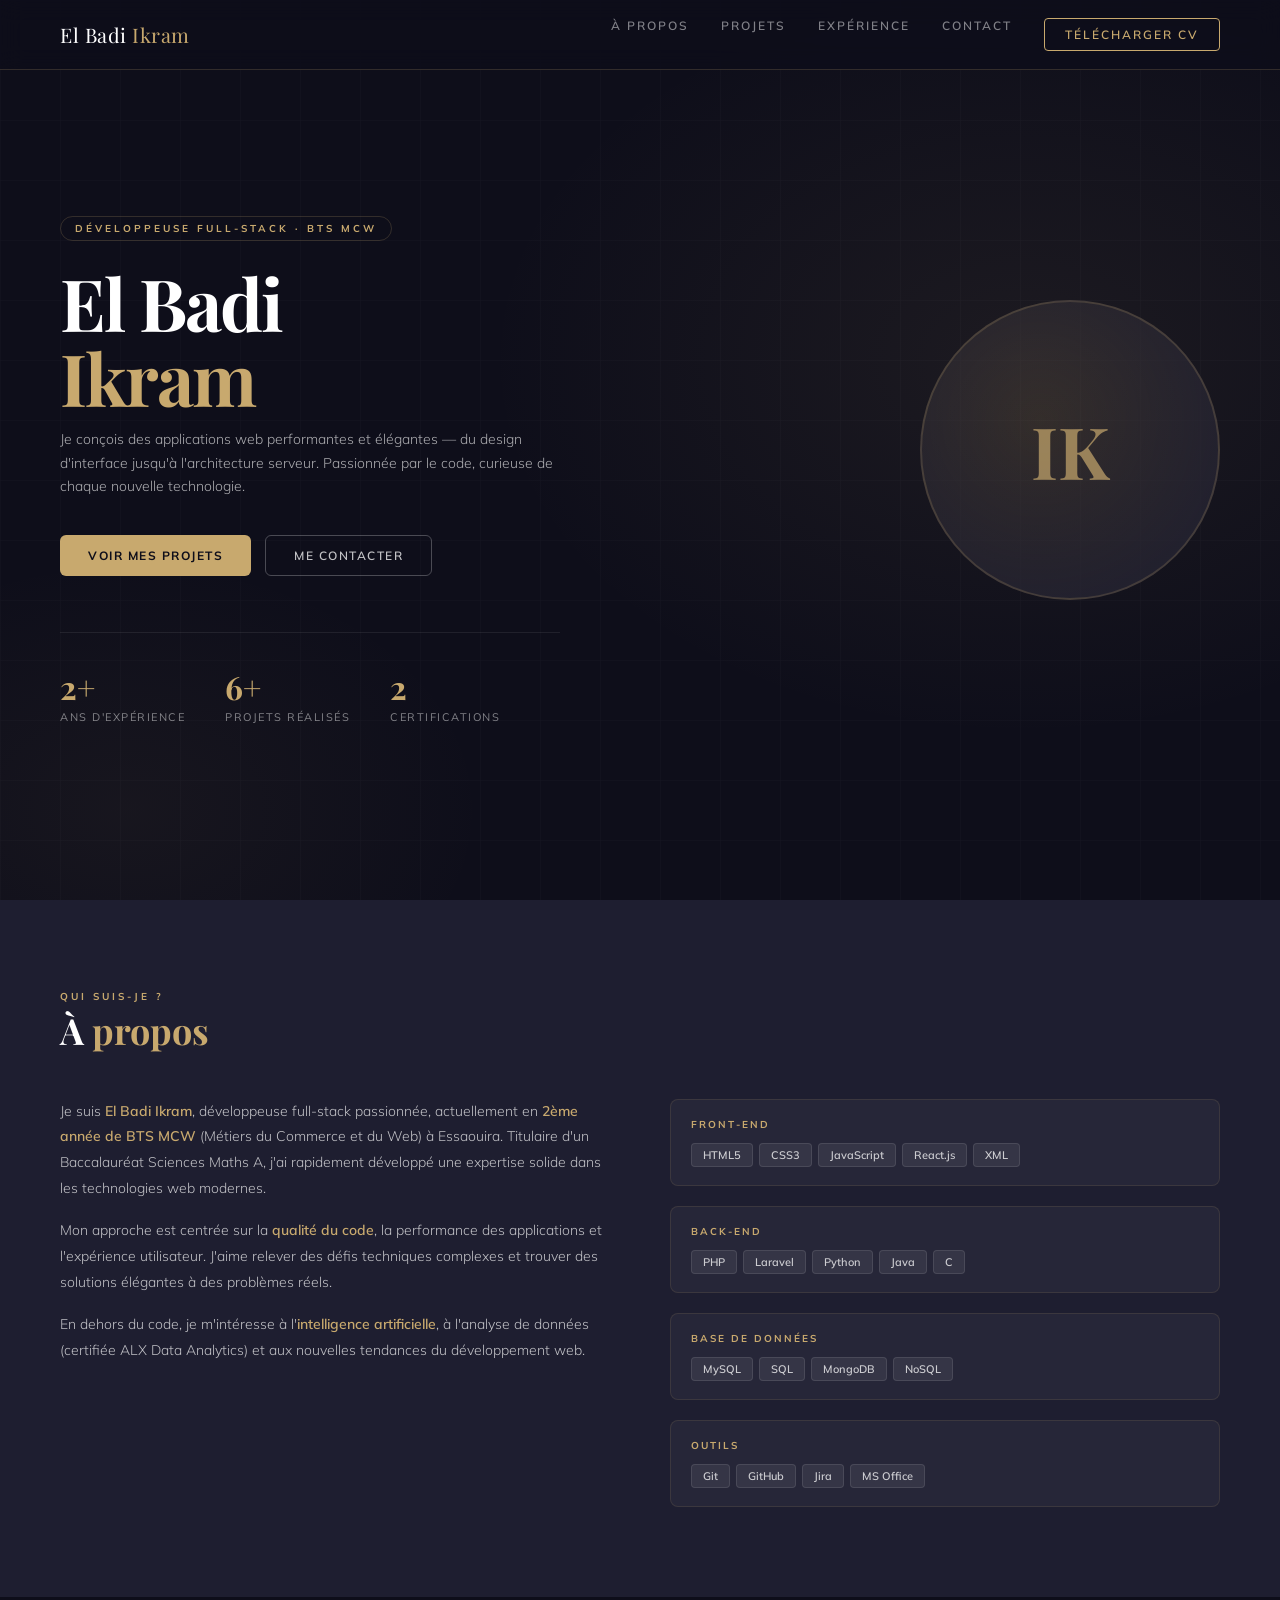
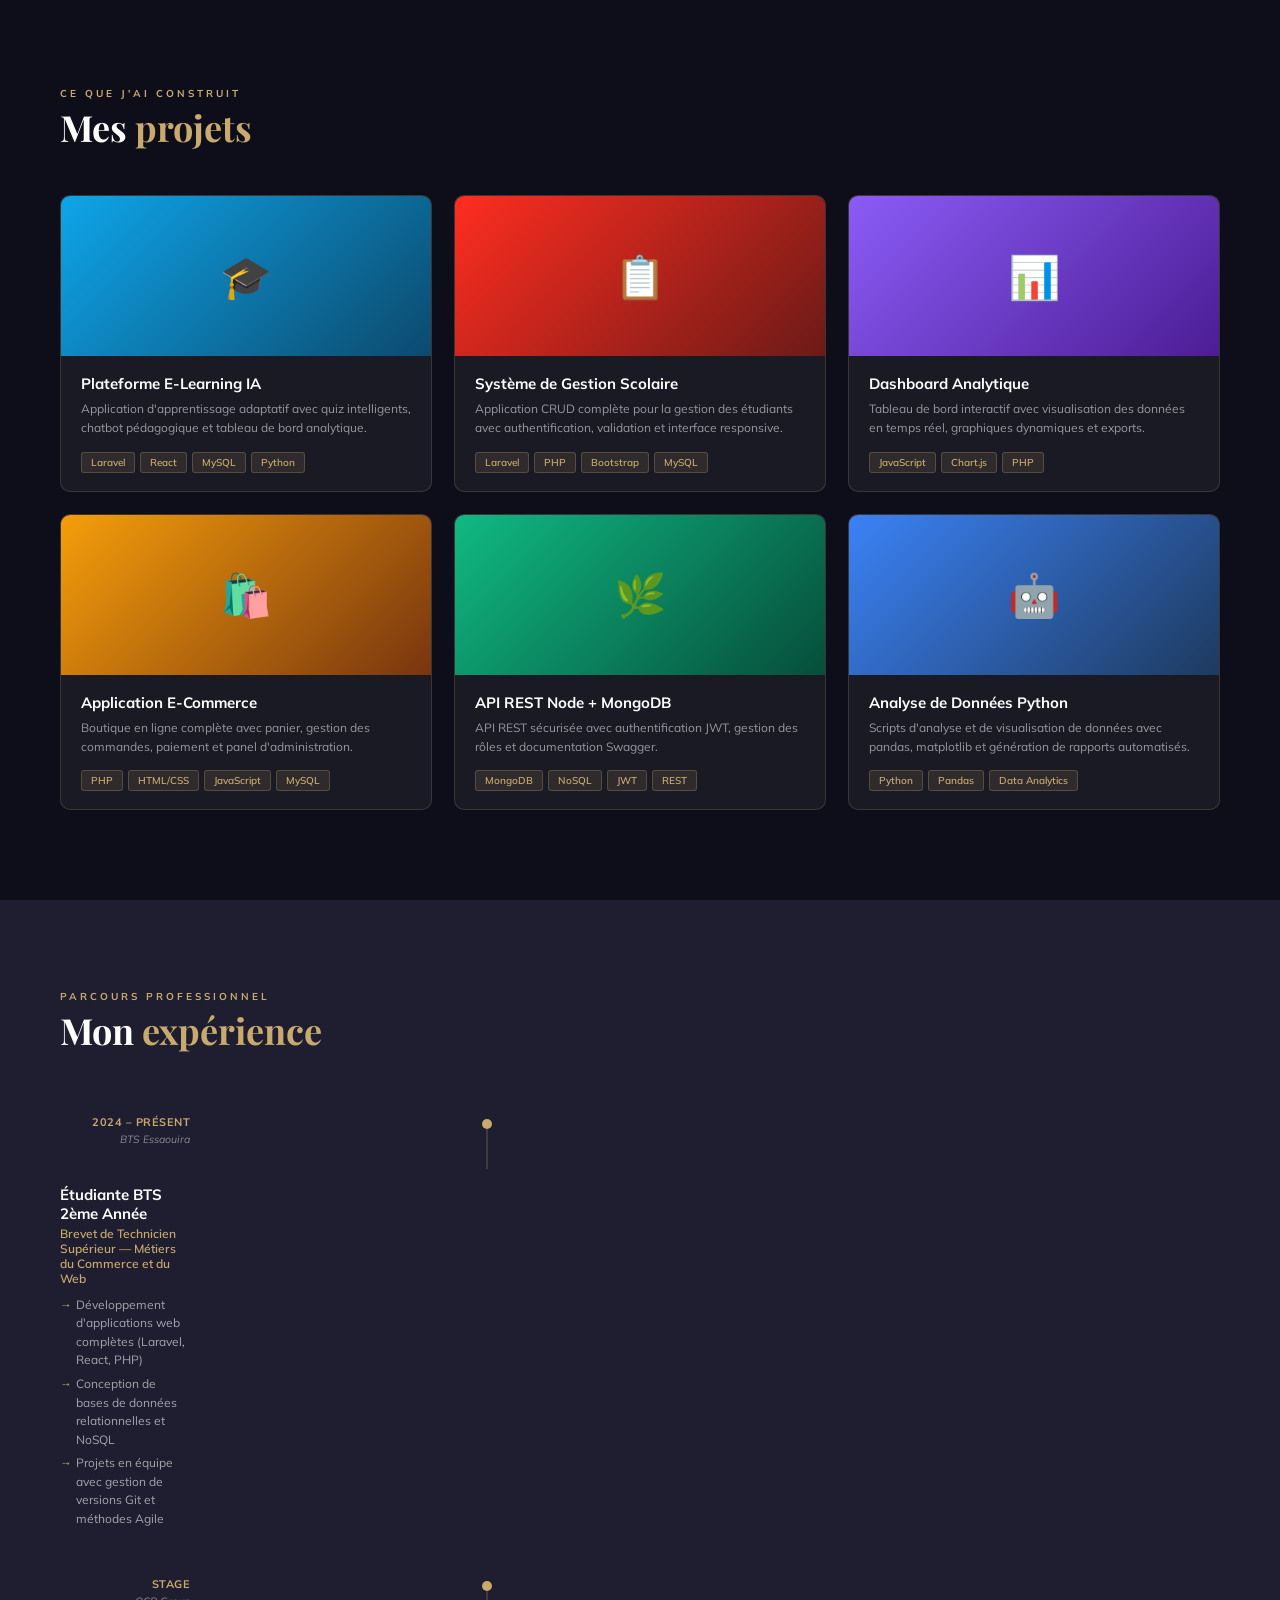
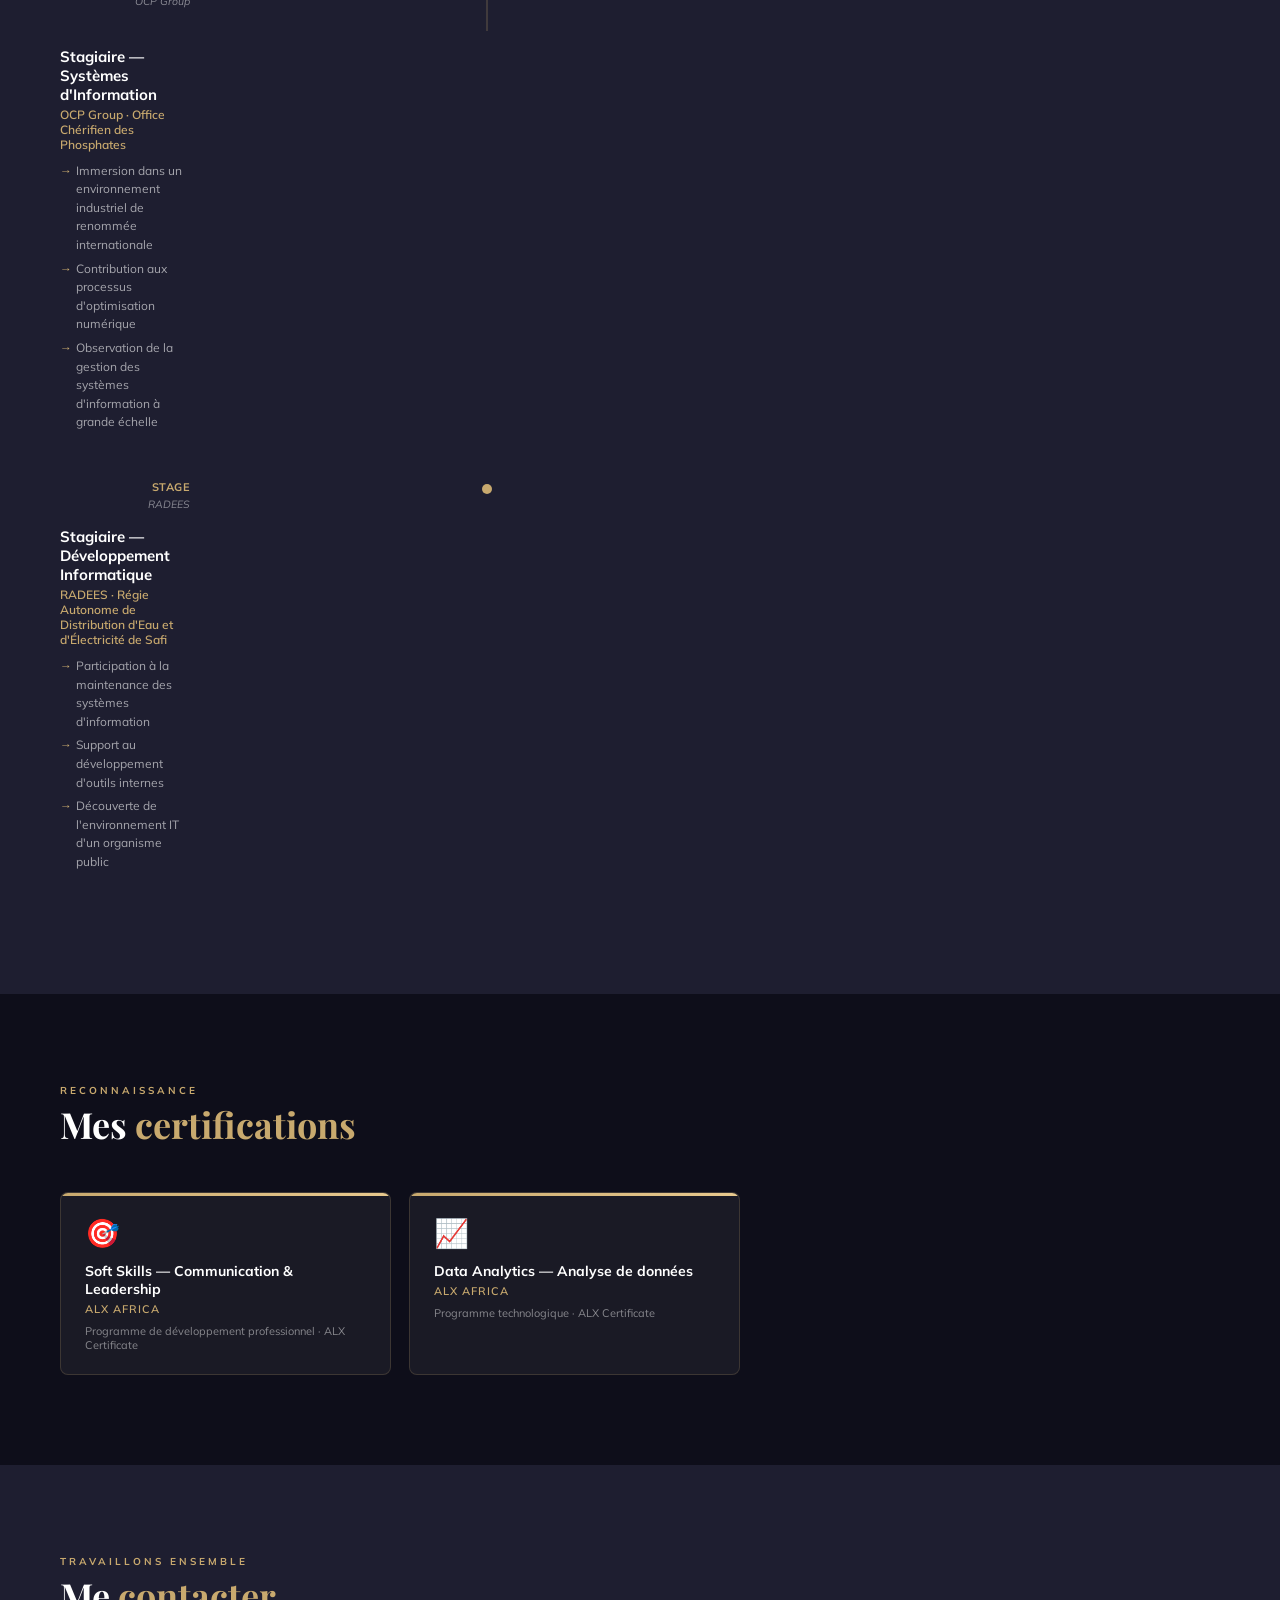
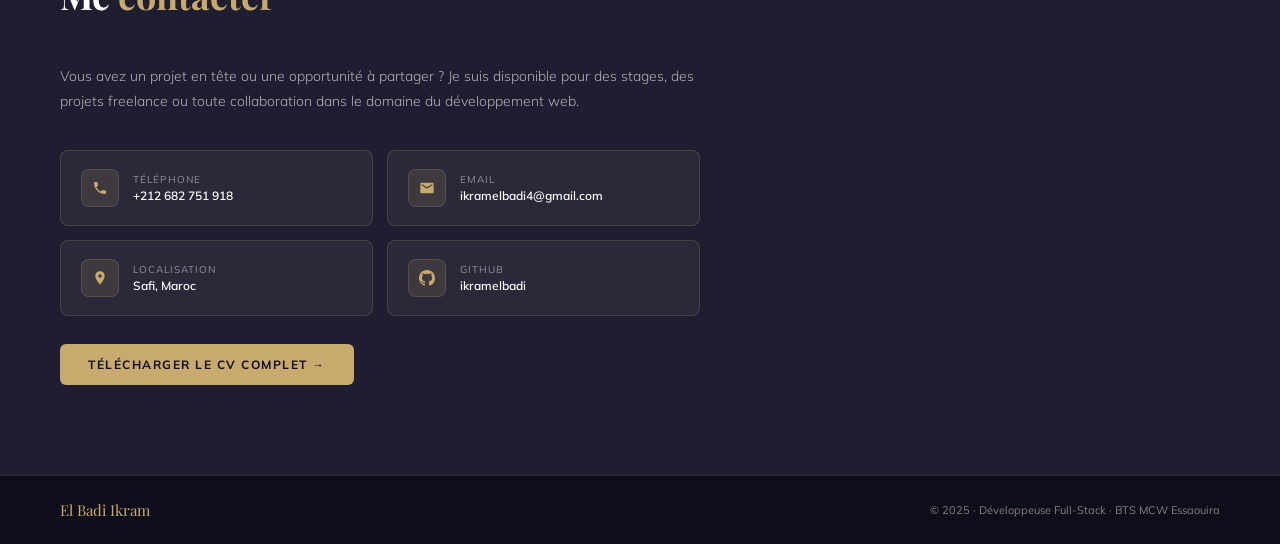
<file: portfolio_elbadi_ikram.html>
<!DOCTYPE html>
<html lang="fr">
<head>
<meta charset="UTF-8">
<meta name="viewport" content="width=device-width, initial-scale=1.0">
<title>Portfolio — El Badi Ikram</title>
<link rel="preconnect" href="https://fonts.googleapis.com">
<link href="https://fonts.googleapis.com/css2?family=Playfair+Display:ital,wght@0,400;0,700;1,400&family=Mulish:wght@300;400;500;600;700&display=swap" rel="stylesheet">
<style>
:root {
  --ink:    #0e0e1a;
  --mid:    #1e1e30;
  --deep:   #14142a;
  --accent: #c8a96e;
  --gold2:  #e8c98e;
  --muted:  rgba(255,255,255,.48);
  --light:  rgba(255,255,255,.08);
  --white:  #ffffff;
  --card:   rgba(255,255,255,.05);
  --border: rgba(200,169,110,.2);
}
*{box-sizing:border-box;margin:0;padding:0}
html{scroll-behavior:smooth}
body{
  font-family:'Mulish',sans-serif;
  background:var(--ink);
  color:var(--white);
  overflow-x:hidden;
}

/* ── NAV ── */
nav{
  position:fixed;top:0;left:0;right:0;z-index:100;
  display:flex;justify-content:space-between;align-items:center;
  padding:18px 60px;
  background:rgba(14,14,26,.85);
  backdrop-filter:blur(12px);
  border-bottom:1px solid var(--border);
}
.nav-logo{
  font-family:'Playfair Display',serif;
  font-size:20px;color:var(--white);
  letter-spacing:.5px;
}
.nav-logo span{color:var(--accent)}
.nav-links{display:flex;gap:32px}
.nav-links a{
  font-size:12px;font-weight:600;
  text-transform:uppercase;letter-spacing:2px;
  color:var(--muted);text-decoration:none;
  transition:color .25s;
}
.nav-links a:hover{color:var(--accent)}
.nav-cv{
  padding:8px 20px;border-radius:4px;
  border:1px solid var(--accent);
  color:var(--accent)!important;
  transition:background .25s!important;
}
.nav-cv:hover{background:var(--accent);color:var(--ink)!important}

/* ── HERO ── */
.hero{
  min-height:100vh;
  display:flex;align-items:center;
  padding:100px 60px 60px;
  position:relative;overflow:hidden;
}
.hero-bg{
  position:absolute;inset:0;
  background:radial-gradient(ellipse 60% 60% at 80% 40%, rgba(200,169,110,.08) 0%, transparent 70%),
             radial-gradient(ellipse 40% 40% at 10% 90%, rgba(200,169,110,.05) 0%, transparent 70%);
}
.hero-grid{
  position:absolute;inset:0;opacity:.03;
  background-image:linear-gradient(rgba(255,255,255,.5) 1px,transparent 1px),
                   linear-gradient(90deg,rgba(255,255,255,.5) 1px,transparent 1px);
  background-size:60px 60px;
}
.hero-content{position:relative;max-width:700px}
.hero-tag{
  display:inline-block;
  font-size:10px;font-weight:700;text-transform:uppercase;letter-spacing:3px;
  color:var(--accent);border:1px solid var(--border);
  padding:5px 14px;border-radius:20px;margin-bottom:24px;
}
.hero-title{
  font-family:'Playfair Display',serif;
  font-size:clamp(40px,6vw,72px);
  line-height:1.05;letter-spacing:-2px;
  margin-bottom:12px;
}
.hero-title span{color:var(--accent)}
.hero-sub{
  font-size:14px;font-weight:300;color:rgba(255,255,255,.65);
  line-height:1.7;max-width:500px;margin-bottom:36px;
}
.hero-btns{display:flex;gap:14px;flex-wrap:wrap}
.btn-primary{
  padding:13px 28px;border-radius:6px;
  background:var(--accent);color:var(--ink);
  font-weight:700;font-size:12px;text-transform:uppercase;
  letter-spacing:1.5px;text-decoration:none;
  transition:opacity .2s;
}
.btn-primary:hover{opacity:.85}
.btn-outline{
  padding:12px 28px;border-radius:6px;
  border:1px solid rgba(255,255,255,.25);
  color:rgba(255,255,255,.75);
  font-weight:600;font-size:12px;text-transform:uppercase;
  letter-spacing:1.5px;text-decoration:none;
  transition:border-color .25s,color .25s;
}
.btn-outline:hover{border-color:var(--accent);color:var(--accent)}

.hero-stats{
  display:flex;gap:40px;margin-top:56px;
  padding-top:32px;border-top:1px solid rgba(255,255,255,.08);
}
.stat-val{
  font-family:'Playfair Display',serif;
  font-size:32px;color:var(--accent);font-weight:700;
}
.stat-lbl{font-size:11px;color:var(--muted);text-transform:uppercase;letter-spacing:1.5px;margin-top:2px}

.hero-photo{
  position:absolute;right:60px;top:50%;transform:translateY(-50%);
  width:300px;height:300px;
  border-radius:50%;
  border:2px solid var(--border);
  background:radial-gradient(circle at 40% 40%, rgba(200,169,110,.15), rgba(30,30,48,1));
  display:flex;align-items:center;justify-content:center;
}
.hero-initials{
  font-family:'Playfair Display',serif;
  font-size:72px;font-weight:700;
  color:var(--accent);opacity:.7;
}

/* ── SECTION BASE ── */
section{padding:90px 60px}
.section-tag{
  font-size:10px;font-weight:700;text-transform:uppercase;letter-spacing:3px;
  color:var(--accent);margin-bottom:8px;display:block;
}
.section-title{
  font-family:'Playfair Display',serif;
  font-size:36px;font-weight:700;
  margin-bottom:48px;line-height:1.1;
}
.section-title span{color:var(--accent)}

/* ── ABOUT ── */
.about{background:var(--mid)}
.about-grid{display:grid;grid-template-columns:1fr 1fr;gap:60px;align-items:start}
.about-text{font-size:14px;font-weight:300;color:rgba(255,255,255,.72);line-height:1.85}
.about-text p{margin-bottom:16px}
.about-text strong{color:var(--accent);font-weight:600}
.skills-cats{display:flex;flex-direction:column;gap:20px}
.skill-cat{
  padding:18px 20px;border-radius:8px;
  background:rgba(255,255,255,.04);
  border:1px solid rgba(200,169,110,.12);
}
.skill-cat-name{
  font-size:10px;font-weight:700;text-transform:uppercase;letter-spacing:2px;
  color:var(--accent);margin-bottom:12px;
}
.skill-tags{display:flex;flex-wrap:wrap;gap:6px}
.stag{
  font-size:11px;font-weight:600;
  padding:4px 11px;border-radius:4px;
  background:rgba(255,255,255,.07);
  border:1px solid rgba(255,255,255,.1);
  color:rgba(255,255,255,.75);
}

/* ── PROJECTS ── */
.projects{background:var(--ink)}
.projects-grid{display:grid;grid-template-columns:repeat(auto-fill,minmax(280px,1fr));gap:22px}
.project-card{
  border-radius:10px;overflow:hidden;
  background:var(--card);border:1px solid var(--border);
  transition:transform .25s,box-shadow .25s;
  cursor:pointer;
}
.project-card:hover{transform:translateY(-5px);box-shadow:0 20px 40px rgba(0,0,0,.4)}
.project-thumb{
  height:160px;display:flex;align-items:center;justify-content:center;
  font-size:42px;position:relative;overflow:hidden;
}
.project-thumb::before{
  content:'';position:absolute;inset:0;
  opacity:.15;
}
.p-laravel .project-thumb{ background:linear-gradient(135deg,#ff2d20,#6c1a17)}
.p-elearning .project-thumb{background:linear-gradient(135deg,#0ea5e9,#0c4a6e)}
.p-dashboard .project-thumb{background:linear-gradient(135deg,#8b5cf6,#4c1d95)}
.p-shop .project-thumb{background:linear-gradient(135deg,#f59e0b,#78350f)}
.p-mongo .project-thumb{background:linear-gradient(135deg,#10b981,#064e3b)}
.p-python .project-thumb{background:linear-gradient(135deg,#3b82f6,#1e3a5f)}
.project-body{padding:18px 20px}
.project-name{font-size:15px;font-weight:700;margin-bottom:6px;color:var(--white)}
.project-desc{font-size:12px;color:rgba(255,255,255,.55);line-height:1.6;margin-bottom:14px}
.project-tags{display:flex;flex-wrap:wrap;gap:5px}
.ptag{
  font-size:10px;font-weight:600;
  padding:3px 9px;border-radius:3px;
  background:rgba(200,169,110,.12);
  border:1px solid rgba(200,169,110,.25);
  color:var(--accent);
}

/* ── EXPERIENCE ── */
.experience{background:var(--mid)}
.exp-timeline{display:flex;flex-direction:column;gap:0;max-width:700px}
.exp-item{
  display:grid;grid-template-columns:130px 1fr;
  gap:0 24px;position:relative;
}
.exp-item:not(:last-child){margin-bottom:0}
.exp-meta{text-align:right;padding-top:16px}
.exp-date{font-size:11px;color:var(--accent);font-weight:700;text-transform:uppercase;letter-spacing:.5px}
.exp-place{font-size:10.5px;color:var(--muted);margin-top:3px;font-style:italic}
.exp-connector{display:flex;flex-direction:column;align-items:center;padding-top:20px}
.exp-dot{width:10px;height:10px;border-radius:50%;background:var(--accent);flex-shrink:0}
.exp-line{width:1.5px;flex:1;background:rgba(200,169,110,.2);min-height:40px}
.exp-content{padding:16px 0 32px}
.exp-role{font-size:15px;font-weight:700;color:var(--white);margin-bottom:3px}
.exp-org{font-size:12px;color:var(--accent);font-weight:600;margin-bottom:10px}
.exp-bullets{list-style:none;display:flex;flex-direction:column;gap:5px}
.exp-bullets li{
  font-size:12px;color:rgba(255,255,255,.6);
  padding-left:16px;position:relative;line-height:1.55;
}
.exp-bullets li::before{content:'→';position:absolute;left:0;color:var(--accent)}

/* ── CERTIF ── */
.certif{background:var(--ink)}
.certif-grid{display:grid;grid-template-columns:1fr 1fr;gap:18px;max-width:680px}
.cert-card{
  padding:22px 24px;border-radius:8px;
  background:var(--card);
  border:1px solid var(--border);
  position:relative;overflow:hidden;
}
.cert-card::before{
  content:'';position:absolute;top:0;left:0;right:0;height:3px;
  background:linear-gradient(90deg,var(--accent),var(--gold2));
}
.cert-icon{font-size:28px;margin-bottom:12px}
.cert-title{font-size:14px;font-weight:700;color:var(--white);margin-bottom:4px}
.cert-issuer{font-size:11px;color:var(--accent);font-weight:600;text-transform:uppercase;letter-spacing:1px}
.cert-year{font-size:11px;color:var(--muted);margin-top:8px}

/* ── CONTACT ── */
.contact{background:var(--mid)}
.contact-inner{max-width:640px}
.contact-intro{font-size:14px;font-weight:300;color:rgba(255,255,255,.65);line-height:1.8;margin-bottom:36px}
.contact-cards{display:grid;grid-template-columns:1fr 1fr;gap:14px;margin-bottom:28px}
.contact-card{
  padding:18px 20px;border-radius:8px;
  background:var(--card);border:1px solid var(--border);
  display:flex;align-items:center;gap:14px;
}
.cc-icon{
  width:38px;height:38px;border-radius:8px;
  background:rgba(200,169,110,.12);
  border:1px solid var(--border);
  display:flex;align-items:center;justify-content:center;
  flex-shrink:0;
}
.cc-icon svg{width:16px;height:16px;fill:var(--accent)}
.cc-label{font-size:10px;color:var(--muted);text-transform:uppercase;letter-spacing:1px;margin-bottom:2px}
.cc-val{font-size:12px;font-weight:600;color:var(--white)}
.cc-val a{color:var(--white);text-decoration:none}
.cc-val a:hover{color:var(--accent)}

/* ── FOOTER ── */
footer{
  background:var(--ink);
  border-top:1px solid rgba(200,169,110,.15);
  padding:24px 60px;
  display:flex;justify-content:space-between;align-items:center;
}
.foot-name{font-family:'Playfair Display',serif;font-size:15px;color:var(--accent)}
.foot-copy{font-size:11px;color:var(--muted)}

/* ── ANIMATIONS ── */
@keyframes fadeUp{from{opacity:0;transform:translateY(24px)}to{opacity:1;transform:translateY(0)}}
.hero-content>*{animation:fadeUp .7s ease both}
.hero-content .hero-tag{animation-delay:.1s}
.hero-content .hero-title{animation-delay:.2s}
.hero-content .hero-sub{animation-delay:.3s}
.hero-content .hero-btns{animation-delay:.4s}
.hero-content .hero-stats{animation-delay:.5s}
</style>
</head>
<body>

<!-- ── NAV ──────────────────────────────── -->
<nav>
  <div class="nav-logo">El Badi <span>Ikram</span></div>
  <div class="nav-links">
    <a href="#about">À propos</a>
    <a href="#projects">Projets</a>
    <a href="#experience">Expérience</a>
    <a href="#contact">Contact</a>
    <a href="cv.html" class="nav-cv" target="_blank">Télécharger CV</a>
  </div>
</nav>

<!-- ── HERO ─────────────────────────────── -->
<section class="hero">
  <div class="hero-bg"></div>
  <div class="hero-grid"></div>
  <div class="hero-content">
    <div class="hero-tag">Développeuse Full-Stack · BTS MCW</div>
    <h1 class="hero-title">
      El Badi<br><span>Ikram</span>
    </h1>
    <p class="hero-sub">
      Je conçois des applications web performantes et élégantes —
      du design d'interface jusqu'à l'architecture serveur.
      Passionnée par le code, curieuse de chaque nouvelle technologie.
    </p>
    <div class="hero-btns">
      <a href="#projects" class="btn-primary">Voir mes projets</a>
      <a href="#contact" class="btn-outline">Me contacter</a>
    </div>
    <div class="hero-stats">
      <div>
        <div class="stat-val">2+</div>
        <div class="stat-lbl">Ans d'expérience</div>
      </div>
      <div>
        <div class="stat-val">6+</div>
        <div class="stat-lbl">Projets réalisés</div>
      </div>
      <div>
        <div class="stat-val">2</div>
        <div class="stat-lbl">Certifications</div>
      </div>
    </div>
  </div>
  <div class="hero-photo">
    <div class="hero-initials">IK</div>
  </div>
</section>

<!-- ── ABOUT ─────────────────────────────── -->
<section class="about" id="about">
  <span class="section-tag">Qui suis-je ?</span>
  <h2 class="section-title">À <span>propos</span></h2>
  <div class="about-grid">
    <div class="about-text">
      <p>
        Je suis <strong>El Badi Ikram</strong>, développeuse full-stack passionnée, actuellement en
        <strong>2ème année de BTS MCW</strong> (Métiers du Commerce et du Web) à Essaouira.
        Titulaire d'un Baccalauréat Sciences Maths A, j'ai rapidement développé
        une expertise solide dans les technologies web modernes.
      </p>
      <p>
        Mon approche est centrée sur la <strong>qualité du code</strong>, la performance
        des applications et l'expérience utilisateur. J'aime relever des défis
        techniques complexes et trouver des solutions élégantes à des problèmes réels.
      </p>
      <p>
        En dehors du code, je m'intéresse à l'<strong>intelligence artificielle</strong>,
        à l'analyse de données (certifiée ALX Data Analytics) et aux
        nouvelles tendances du développement web.
      </p>
    </div>
    <div class="skills-cats">
      <div class="skill-cat">
        <div class="skill-cat-name">Front-End</div>
        <div class="skill-tags">
          <span class="stag">HTML5</span><span class="stag">CSS3</span>
          <span class="stag">JavaScript</span><span class="stag">React.js</span>
          <span class="stag">XML</span>
        </div>
      </div>
      <div class="skill-cat">
        <div class="skill-cat-name">Back-End</div>
        <div class="skill-tags">
          <span class="stag">PHP</span><span class="stag">Laravel</span>
          <span class="stag">Python</span><span class="stag">Java</span>
          <span class="stag">C</span>
        </div>
      </div>
      <div class="skill-cat">
        <div class="skill-cat-name">Base de Données</div>
        <div class="skill-tags">
          <span class="stag">MySQL</span><span class="stag">SQL</span>
          <span class="stag">MongoDB</span><span class="stag">NoSQL</span>
        </div>
      </div>
      <div class="skill-cat">
        <div class="skill-cat-name">Outils</div>
        <div class="skill-tags">
          <span class="stag">Git</span><span class="stag">GitHub</span>
          <span class="stag">Jira</span><span class="stag">MS Office</span>
        </div>
      </div>
    </div>
  </div>
</section>

<!-- ── PROJECTS ───────────────────────────── -->
<section class="projects" id="projects">
  <span class="section-tag">Ce que j'ai construit</span>
  <h2 class="section-title">Mes <span>projets</span></h2>
  <div class="projects-grid">

    <div class="project-card p-elearning">
      <div class="project-thumb">🎓</div>
      <div class="project-body">
        <div class="project-name">Plateforme E-Learning IA</div>
        <div class="project-desc">Application d'apprentissage adaptatif avec quiz intelligents, chatbot pédagogique et tableau de bord analytique.</div>
        <div class="project-tags">
          <span class="ptag">Laravel</span><span class="ptag">React</span><span class="ptag">MySQL</span><span class="ptag">Python</span>
        </div>
      </div>
    </div>

    <div class="project-card p-laravel">
      <div class="project-thumb">📋</div>
      <div class="project-body">
        <div class="project-name">Système de Gestion Scolaire</div>
        <div class="project-desc">Application CRUD complète pour la gestion des étudiants avec authentification, validation et interface responsive.</div>
        <div class="project-tags">
          <span class="ptag">Laravel</span><span class="ptag">PHP</span><span class="ptag">Bootstrap</span><span class="ptag">MySQL</span>
        </div>
      </div>
    </div>

    <div class="project-card p-dashboard">
      <div class="project-thumb">📊</div>
      <div class="project-body">
        <div class="project-name">Dashboard Analytique</div>
        <div class="project-desc">Tableau de bord interactif avec visualisation des données en temps réel, graphiques dynamiques et exports.</div>
        <div class="project-tags">
          <span class="ptag">JavaScript</span><span class="ptag">Chart.js</span><span class="ptag">PHP</span>
        </div>
      </div>
    </div>

    <div class="project-card p-shop">
      <div class="project-thumb">🛍️</div>
      <div class="project-body">
        <div class="project-name">Application E-Commerce</div>
        <div class="project-desc">Boutique en ligne complète avec panier, gestion des commandes, paiement et panel d'administration.</div>
        <div class="project-tags">
          <span class="ptag">PHP</span><span class="ptag">HTML/CSS</span><span class="ptag">JavaScript</span><span class="ptag">MySQL</span>
        </div>
      </div>
    </div>

    <div class="project-card p-mongo">
      <div class="project-thumb">🌿</div>
      <div class="project-body">
        <div class="project-name">API REST Node + MongoDB</div>
        <div class="project-desc">API REST sécurisée avec authentification JWT, gestion des rôles et documentation Swagger.</div>
        <div class="project-tags">
          <span class="ptag">MongoDB</span><span class="ptag">NoSQL</span><span class="ptag">JWT</span><span class="ptag">REST</span>
        </div>
      </div>
    </div>

    <div class="project-card p-python">
      <div class="project-thumb">🤖</div>
      <div class="project-body">
        <div class="project-name">Analyse de Données Python</div>
        <div class="project-desc">Scripts d'analyse et de visualisation de données avec pandas, matplotlib et génération de rapports automatisés.</div>
        <div class="project-tags">
          <span class="ptag">Python</span><span class="ptag">Pandas</span><span class="ptag">Data Analytics</span>
        </div>
      </div>
    </div>

  </div>
</section>

<!-- ── EXPERIENCE ──────────────────────────── -->
<section class="experience" id="experience">
  <span class="section-tag">Parcours professionnel</span>
  <h2 class="section-title">Mon <span>expérience</span></h2>
  <div class="exp-timeline">

    <div class="exp-item">
      <div class="exp-meta">
        <div class="exp-date">2024 – Présent</div>
        <div class="exp-place">BTS Essaouira</div>
      </div>
      <div class="exp-connector">
        <div class="exp-dot"></div>
        <div class="exp-line"></div>
      </div>
      <div class="exp-content">
        <div class="exp-role">Étudiante BTS 2ème Année</div>
        <div class="exp-org">Brevet de Technicien Supérieur — Métiers du Commerce et du Web</div>
        <ul class="exp-bullets">
          <li>Développement d'applications web complètes (Laravel, React, PHP)</li>
          <li>Conception de bases de données relationnelles et NoSQL</li>
          <li>Projets en équipe avec gestion de versions Git et méthodes Agile</li>
        </ul>
      </div>
    </div>

    <div class="exp-item">
      <div class="exp-meta">
        <div class="exp-date">Stage</div>
        <div class="exp-place">OCP Group</div>
      </div>
      <div class="exp-connector">
        <div class="exp-dot"></div>
        <div class="exp-line"></div>
      </div>
      <div class="exp-content">
        <div class="exp-role">Stagiaire — Systèmes d'Information</div>
        <div class="exp-org">OCP Group · Office Chérifien des Phosphates</div>
        <ul class="exp-bullets">
          <li>Immersion dans un environnement industriel de renommée internationale</li>
          <li>Contribution aux processus d'optimisation numérique</li>
          <li>Observation de la gestion des systèmes d'information à grande échelle</li>
        </ul>
      </div>
    </div>

    <div class="exp-item">
      <div class="exp-meta">
        <div class="exp-date">Stage</div>
        <div class="exp-place">RADEES</div>
      </div>
      <div class="exp-connector">
        <div class="exp-dot"></div>
      </div>
      <div class="exp-content">
        <div class="exp-role">Stagiaire — Développement Informatique</div>
        <div class="exp-org">RADEES · Régie Autonome de Distribution d'Eau et d'Électricité de Safi</div>
        <ul class="exp-bullets">
          <li>Participation à la maintenance des systèmes d'information</li>
          <li>Support au développement d'outils internes</li>
          <li>Découverte de l'environnement IT d'un organisme public</li>
        </ul>
      </div>
    </div>

  </div>
</section>

<!-- ── CERTIF ──────────────────────────────── -->
<section class="certif" id="certif">
  <span class="section-tag">Reconnaissance</span>
  <h2 class="section-title">Mes <span>certifications</span></h2>
  <div class="certif-grid">
    <div class="cert-card">
      <div class="cert-icon">🎯</div>
      <div class="cert-title">Soft Skills — Communication & Leadership</div>
      <div class="cert-issuer">ALX Africa</div>
      <div class="cert-year">Programme de développement professionnel · ALX Certificate</div>
    </div>
    <div class="cert-card">
      <div class="cert-icon">📈</div>
      <div class="cert-title">Data Analytics — Analyse de données</div>
      <div class="cert-issuer">ALX Africa</div>
      <div class="cert-year">Programme technologique · ALX Certificate</div>
    </div>
  </div>
</section>

<!-- ── CONTACT ─────────────────────────────── -->
<section class="contact" id="contact">
  <span class="section-tag">Travaillons ensemble</span>
  <h2 class="section-title">Me <span>contacter</span></h2>
  <div class="contact-inner">
    <p class="contact-intro">
      Vous avez un projet en tête ou une opportunité à partager ?
      Je suis disponible pour des stages, des projets freelance ou toute collaboration
      dans le domaine du développement web.
    </p>
    <div class="contact-cards">
      <div class="contact-card">
        <div class="cc-icon">
          <svg viewBox="0 0 24 24"><path d="M6.6 10.8c1.4 2.8 3.8 5.1 6.6 6.6l2.2-2.2c.3-.3.7-.4 1-.2 1.1.4 2.3.6 3.6.6.6 0 1 .4 1 1V20c0 .6-.4 1-1 1-9.4 0-17-7.6-17-17 0-.6.4-1 1-1h3.5c.6 0 1 .4 1 1 0 1.3.2 2.5.6 3.6.1.3 0 .7-.2 1l-2.3 2.2z"/></svg>
        </div>
        <div>
          <div class="cc-label">Téléphone</div>
          <div class="cc-val">+212 682 751 918</div>
        </div>
      </div>
      <div class="contact-card">
        <div class="cc-icon">
          <svg viewBox="0 0 24 24"><path d="M20 4H4c-1.1 0-2 .9-2 2v12c0 1.1.9 2 2 2h16c1.1 0 2-.9 2-2V6c0-1.1-.9-2-2-2zm0 4l-8 5-8-5V6l8 5 8-5v2z"/></svg>
        </div>
        <div>
          <div class="cc-label">Email</div>
          <div class="cc-val"><a href="mailto:ikramelbadi4@gmail.com">ikramelbadi4@gmail.com</a></div>
        </div>
      </div>
      <div class="contact-card">
        <div class="cc-icon">
          <svg viewBox="0 0 24 24"><path d="M12 2C8.13 2 5 5.13 5 9c0 5.25 7 13 7 13s7-7.75 7-13c0-3.87-3.13-7-7-7zm0 9.5c-1.38 0-2.5-1.12-2.5-2.5S10.62 6.5 12 6.5s2.5 1.12 2.5 2.5S13.38 11.5 12 11.5z"/></svg>
        </div>
        <div>
          <div class="cc-label">Localisation</div>
          <div class="cc-val">Safi, Maroc</div>
        </div>
      </div>
      <div class="contact-card">
        <div class="cc-icon">
          <svg viewBox="0 0 24 24"><path d="M12 0C5.37 0 0 5.37 0 12c0 5.31 3.435 9.795 8.205 11.385.6.105.825-.255.825-.57 0-.285-.015-1.23-.015-2.235-3.015.555-3.795-.735-4.035-1.41-.135-.345-.72-1.41-1.23-1.695-.42-.225-1.02-.78-.015-.795.945-.015 1.62.87 1.845 1.23 1.08 1.815 2.805 1.305 3.495.99.105-.78.42-1.305.765-1.605-2.67-.3-5.46-1.335-5.46-5.925 0-1.305.465-2.385 1.23-3.225-.12-.3-.54-1.53.12-3.18 0 0 1.005-.315 3.3 1.23.96-.27 1.98-.405 3-.405s2.04.135 3 .405c2.295-1.56 3.3-1.23 3.3-1.23.66 1.65.24 2.88.12 3.18.765.84 1.23 1.905 1.23 3.225 0 4.605-2.805 5.625-5.475 5.925.435.375.81 1.095.81 2.22 0 1.605-.015 2.895-.015 3.3 0 .315.225.69.825.57A12.02 12.02 0 0024 12c0-6.63-5.37-12-12-12z"/></svg>
        </div>
        <div>
          <div class="cc-label">GitHub</div>
          <div class="cc-val"><a href="https://github.com/ikramelbadi" target="_blank">ikramelbadi</a></div>
        </div>
      </div>
    </div>
    <a href="cv.html" class="btn-primary" target="_blank" style="display:inline-block">
      Télécharger le CV complet →
    </a>
  </div>
</section>

<!-- ── FOOTER ──────────────────────────────── -->
<footer>
  <div class="foot-name">El Badi Ikram</div>
  <div class="foot-copy">© 2025 · Développeuse Full-Stack · BTS MCW Essaouira</div>
</footer>

</body>
</html>
</file>
